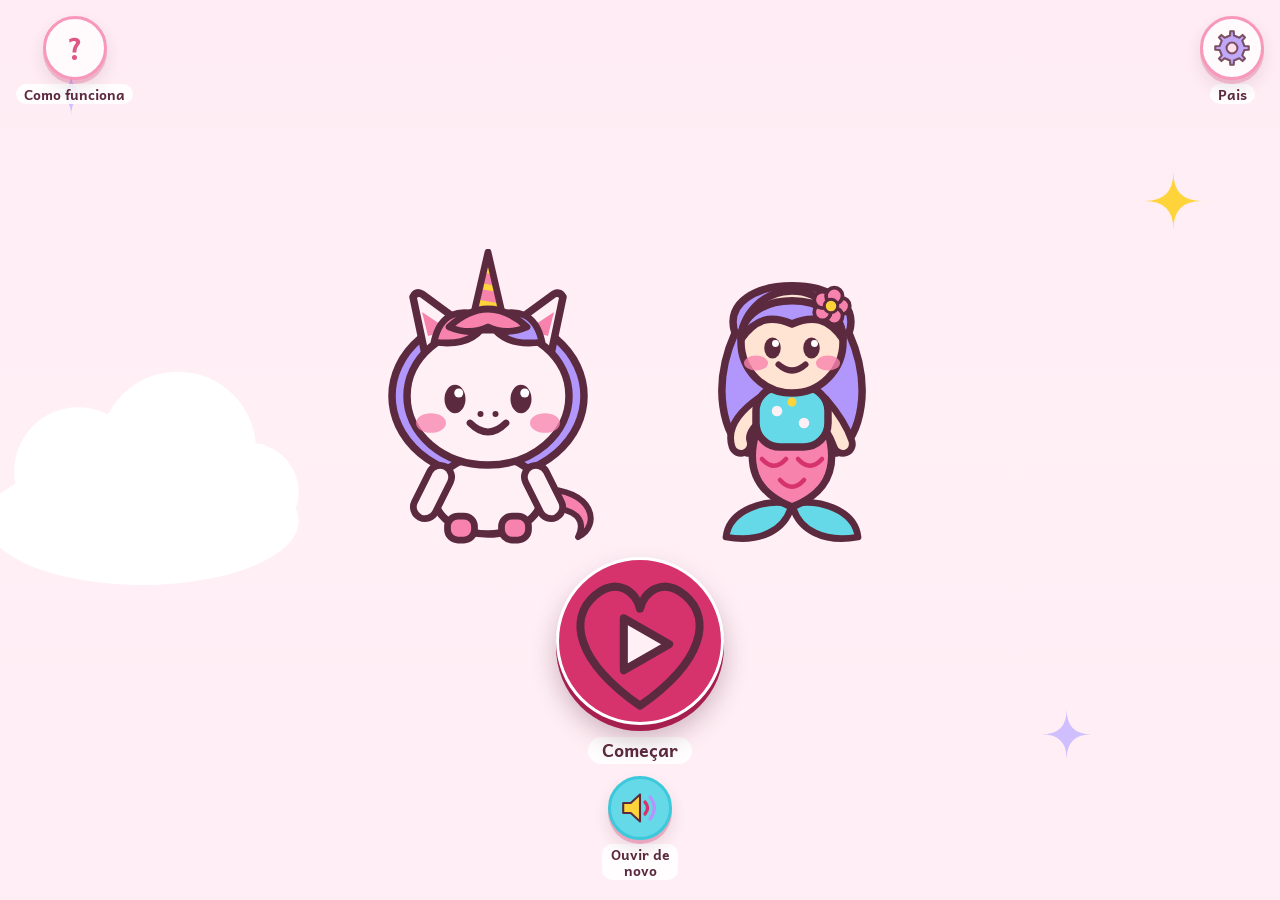
<file: index.html>
<!doctype html>
<html lang="pt-BR">
<head>
  <meta charset="utf-8">
  <meta name="viewport" content="width=device-width, initial-scale=1, viewport-fit=cover, user-scalable=no">
  <meta name="theme-color" content="#d6336c">
  <meta name="mobile-web-app-capable" content="yes">
  <meta name="apple-mobile-web-app-capable" content="yes">
  <title>Trilha dos Sons</title>
  <link rel="manifest" href="manifest.json">
  <link rel="icon" href="assets/icones/icone-192.png">
  <link rel="apple-touch-icon" href="assets/icones/icone-192.png">
  <link rel="stylesheet" href="css/estilo.css">
  <link rel="stylesheet" href="css/jogos.css">
  <link rel="stylesheet" href="css/casinhas.css">
</head>
<body>
  <main id="app" aria-live="polite"></main>
  <script type="module" src="js/app.js"></script>
  <script>
    // Registro do service worker (offline). Falhas são silenciosas.
    try {
      if ('serviceWorker' in navigator) {
        window.addEventListener('load', function () {
          try { navigator.serviceWorker.register('sw.js').catch(function () {}); } catch (e) {}
        });
      }
    } catch (e) {}
  </script>
</body>
</html>
</file>
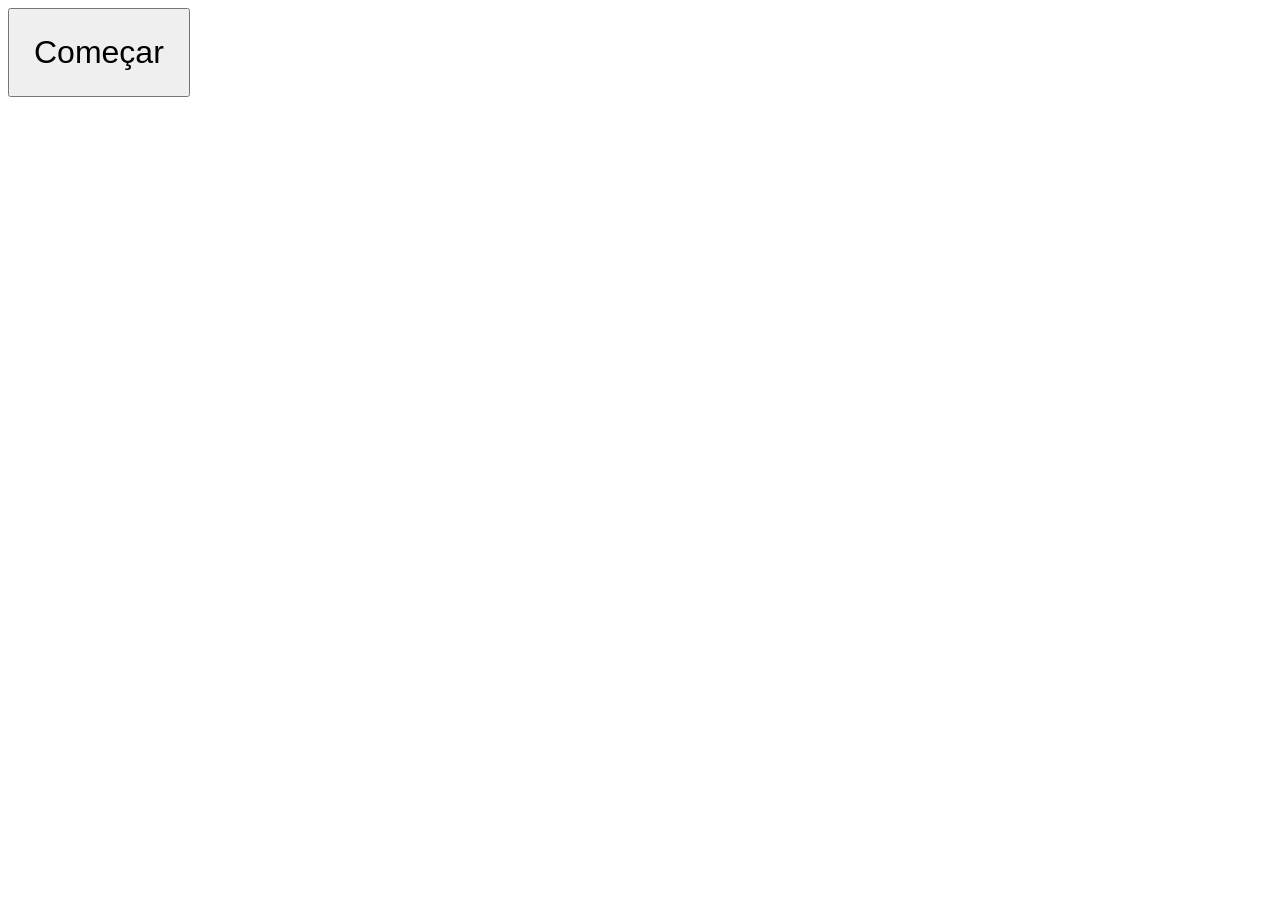
<file: tests/c-audio.html>
<!doctype html>
<html lang="pt-BR"><head><meta charset="utf-8"><meta name="viewport" content="width=device-width,initial-scale=1">
<base href="../"><title>Teste de áudio</title></head>
<body>
<button id="comecar" style="font-size:32px;padding:24px">Começar</button>
<script type="module">
import * as audio from './js/audio.js';
const [curriculo, frases] = await Promise.all([fetch('data/curriculo.json').then(r => r.json()), fetch('data/frases.json').then(r => r.json())]);
let nome = '';
audio.configurar({ curriculo, frases, obterNome: () => nome });
window.audio = audio;
window.setNome = (n) => { nome = n; };
document.getElementById('comecar').addEventListener('click', async () => {
  await audio.desbloquear();
  document.body.dataset.pronto = '1';
});
if ('serviceWorker' in navigator) {
  await navigator.serviceWorker.register('sw.js');
  await navigator.serviceWorker.ready;
  if (!navigator.serviceWorker.controller) await new Promise((r) => navigator.serviceWorker.addEventListener('controllerchange', r, { once: true }));
}
document.body.dataset.carregado = '1';
</script></body></html>
</file>
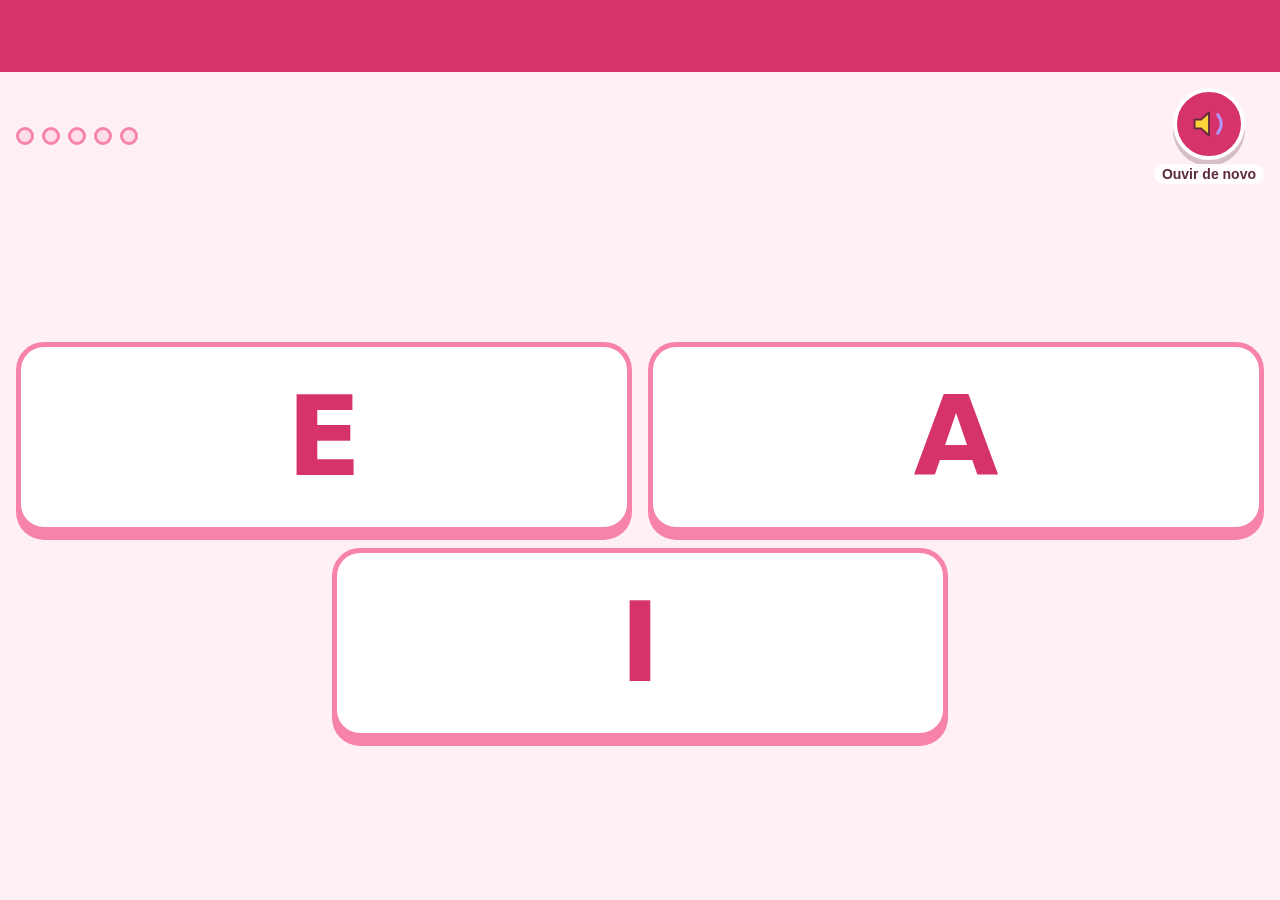
<file: tests/d2-harness.html>
<!doctype html>
<html lang="pt-BR">
<head>
<meta charset="utf-8">
<meta name="viewport" content="width=device-width, initial-scale=1">
<title>Harness D2</title>
<link rel="stylesheet" href="../css/jogos.css">
<style>
  html, body { margin: 0; height: 100%; overflow: hidden; background: #fff0f6; font-family: sans-serif; }
  #barra { height: 72px; background: #d6336c; }
  #raiz { height: calc(100dvh - 72px); }
</style>
</head>
<body>
<div id="barra"></div>
<div id="raiz"></div>
<script type="module">
  // Harness: ?jogo=escute&liberadas=a,e,m&foco=m&letras=m,a&estados=m:nova,a:pratica
  import { curriculoMock } from './d2-mock-curriculo.js';
  const q = new URLSearchParams(location.search);
  const id = q.get('jogo') || 'escute';
  const lista = (k, pad) => (q.get(k) ?? pad).split(',').filter(Boolean);
  const liberadas = lista('liberadas', 'a,e,i,o,u,m,p,b,t');
  const letras = lista('letras', 'm,a,p,o');
  const foco = q.get('foco') === null ? 'm' : (q.get('foco') || null);
  const estados = Object.fromEntries(lista('estados', 'm:nova,a:pratica,p:dominada,o:pratica').map((s) => s.split(':')));
  const d2 = window.__d2 = { falas: [], efeitos: [], registros: [], terminou: null, paradas: 0, curriculo: curriculoMock, pronto: false, jogo: null };
  const audio = {
    falar(itens) { d2.falas.push(itens); return new Promise((r) => setTimeout(() => r({ cancelado: false }), 40)); },
    efeito(n) { d2.efeitos.push(n); },
    parar() { d2.paradas++; },
  };
  const ctx = {
    curriculo: curriculoMock, audio, guia: 'lumi', letras, letraFoco: foco, letrasLiberadas: liberadas,
    estadoLetra: (l) => estados[l] || 'pratica',
    registrar: (r) => d2.registros.push(r),
    aoTerminar: (r) => { d2.terminou = r; },
  };
  if (q.get('modo')) ctx.modo = q.get('modo');
  const mod = await import(`../js/jogos/${id}.js`);
  d2.def = mod.default;
  d2.disponivel = mod.default.disponivel(liberadas, curriculoMock);
  d2.jogo = mod.default.iniciar(document.getElementById('raiz'), ctx);
  d2.pronto = true;
</script>
</body>
</html>
</file>
<file: css/estilo.css>
/* Trilha dos Sons: estilos da casca do app. Jogos têm css/jogos.css (D2). */

@font-face {
  font-family: 'Andika';
  font-style: normal;
  font-weight: 400;
  font-display: swap;
  src: url('../assets/fontes/andika-latin-400-normal.woff2') format('woff2');
}
@font-face {
  font-family: 'Andika';
  font-style: normal;
  font-weight: 700;
  font-display: swap;
  src: url('../assets/fontes/andika-latin-700-normal.woff2') format('woff2');
}

:root {
  --rosa-forte: #d6336c;
  --rosa: #f783ac;
  --rosa-claro: #ffdeeb;
  --lilas: #b197fc;
  --agua: #66d9e8;
  --dourado: #ffd43b;
  --texto: #5c2a3e;
  --fundo: #fff0f6;
  --fonte: 'Andika', 'Nunito', system-ui, sans-serif;
  --alvo-min: 64px;
  --margem-borda: 16px;
  --barra: 92px;
  --texto-suave: #6b3550;
  --raio-cartao: 24px;
  --sombra: 0 4px 0 rgba(214, 51, 108, 0.3), 0 8px 16px rgba(92, 42, 62, 0.14);
  --sombra-cartao: 0 2px 0 rgba(214, 51, 108, 0.18), 0 6px 16px rgba(92, 42, 62, 0.1);
  --ok-fundo: #d3f9d8; --ok-texto: #1b5e20; --ok-borda: #2b8a3e;
  --pratica-fundo: #fff3bf; --pratica-texto: #5f4700; --pratica-borda: #e8a100;
  --bloq-fundo: #f1f3f5; --bloq-texto: #565e66; --bloq-borda: #8d959c;
}

[hidden] { display: none !important; }

* {
  box-sizing: border-box;
  -webkit-tap-highlight-color: transparent;
  -webkit-touch-callout: none;
  user-select: none;
  -webkit-user-select: none;
}

html, body {
  margin: 0;
  height: 100%;
  background: var(--fundo);
  color: var(--texto);
  font-family: var(--fonte);
  overscroll-behavior: none;
  touch-action: manipulation;
  overflow: hidden;
}

body { min-height: 100dvh; }

#app {
  position: fixed;
  inset: 0;
  height: 100dvh;
  display: flex;
  flex-direction: column;
  padding: env(safe-area-inset-top) env(safe-area-inset-right) env(safe-area-inset-bottom) env(safe-area-inset-left);
  overflow: hidden;
}

button { font-family: inherit; color: inherit; cursor: pointer; border: 0; padding: 0; background: none; touch-action: manipulation; }
button:focus-visible { outline: 4px solid var(--lilas); outline-offset: 3px; }
img { -webkit-user-drag: none; user-select: none; pointer-events: none; }
img.quebrada { display: none; }

/* ---------- telas ---------- */
.tela {
  position: relative;
  flex: 1;
  min-height: 0;
  display: flex;
  flex-direction: column;
  overflow: hidden;
  animation: entrar 0.35s ease-out both;
}
.tela.rolavel { overflow-y: auto; overscroll-behavior: contain; }
@keyframes entrar { from { opacity: 0; transform: translateY(10px); } to { opacity: 1; transform: none; } }

.fundo-ceu {
  background: url('../assets/svg/cenarios/ceu.svg') center / cover no-repeat, linear-gradient(180deg, #ffd6e8 0%, #fff0f6 60%, #e5dbff 100%);
}
.fundo-trilha {
  background: url('../assets/svg/cenarios/trilha.svg') center / cover no-repeat, linear-gradient(180deg, #ffe3ef 0%, #fff0f6 55%, #e9fac8 100%);
}
.fundo-mar {
  background: url('../assets/svg/cenarios/mar.svg') center / cover no-repeat, linear-gradient(180deg, #c5f6fa 0%, #fff0f6 100%);
}

/* ---------- botões de ícone (círculo + rótulo escrito embaixo; o botão inteiro é o alvo) ---------- */
.btn-icone {
  --d: 64px;
  position: relative;
  flex: none;
  min-width: var(--alvo-min);
  min-height: var(--alvo-min);
  display: flex;
  flex-direction: column;
  align-items: center;
  gap: 4px;
}
.btn-icone .disco {
  position: relative;
  width: var(--d);
  height: var(--d);
  border-radius: 50%;
  background: #fff;
  border: 3px solid var(--rosa);
  box-shadow: var(--sombra);
  display: grid;
  place-items: center;
  transition: transform 0.12s ease, box-shadow 0.12s ease, filter 0.12s ease;
}
.btn-icone .disco img { width: 72%; height: 72%; object-fit: contain; }
.btn-icone:active .disco { transform: translateY(3px) scale(0.94); box-shadow: 0 1px 0 rgba(214, 51, 108, 0.3), 0 3px 8px rgba(92, 42, 62, 0.14); filter: brightness(0.94); }
.btn-icone .disco.sem-img::after { content: attr(data-glifo); font-size: 30px; font-weight: 700; color: var(--rosa-forte); line-height: 1; }
.rotulo {
  display: block;
  font-size: 14px;
  font-weight: 700;
  line-height: 1.15;
  color: var(--texto);
  text-align: center;
  background: rgba(255, 255, 255, 0.9);
  padding: 2px 8px;
  border-radius: 10px;
  max-width: 132px;
}
.btn-icone.ouvir .disco { background: var(--agua); border-color: #3bc9db; }
.btn-icone.discreto .disco { opacity: 0.8; }
.btn-icone.grande { --d: 104px; }
.btn-icone.grande .disco.sem-img::after { font-size: 52px; }
.btn-icone.enorme { --d: 168px; }
.btn-icone.enorme .disco { background: var(--rosa-forte); border-color: #fff; box-shadow: 0 6px 0 #a61e4d, 0 14px 26px rgba(92, 42, 62, 0.3); }
.btn-icone.enorme .disco img { width: 100%; height: 100%; }
.btn-icone.enorme .disco.sem-img::after { content: '\25B6'; color: #fff; font-size: 72px; }
.btn-icone.enorme .rotulo { font-size: 18px; padding: 3px 14px; border-radius: 14px; }
.barra .btn-icone { --d: 56px; }
.btn-icone.ouvir .rotulo { max-width: 76px; }
.barra .btn-icone.ouvir .rotulo { max-width: 72px; font-size: 13px; line-height: 1.1; padding: 1px 6px; }
.btn-icone.enorme { gap: 12px; }
.btn-icone.pulsa .disco { animation: pulsa 1.6s ease-in-out infinite; }

@keyframes pulsa { 0%, 100% { transform: scale(1); } 50% { transform: scale(1.08); } }

/* ---------- barra superior ---------- */
.barra {
  flex: none;
  height: calc(var(--barra) + var(--margem-borda));
  padding: var(--margem-borda) var(--margem-borda) 0;
  display: flex;
  align-items: flex-start;
  justify-content: space-between;
  gap: 8px;
}
.barra-guia { flex: none; width: 56px; height: 56px; display: grid; place-items: center; }
.barra-guia img { width: 100%; height: 100%; object-fit: contain; }
.barra-guia.sem-img { border-radius: 50%; background: var(--rosa-claro); }

.palco {
  position: relative;
  flex: 1;
  min-height: 0;
  display: flex;
  flex-direction: column;
  align-items: center;
  overflow: hidden;
}
.rodape {
  flex: none;
  display: flex;
  justify-content: center;
  align-items: center;
  gap: 16px;
  padding: 8px var(--margem-borda) var(--margem-borda);
}

/* ---------- legenda da fala (para a adulta) ---------- */
.legenda-slot { flex: 1; min-width: 0; align-self: stretch; display: flex; align-items: center; justify-content: center; }
.legenda-slot[hidden] { display: none; }
.legenda {
  max-width: 100%;
  max-height: 100%;
  overflow: hidden;
  display: flex;
  align-items: center;
  justify-content: center;
  gap: 8px;
  background: rgba(255, 255, 255, 0.92);
  border: 2px solid var(--rosa-claro);
  border-radius: 16px;
  padding: 4px 8px;
  color: var(--texto);
  font-size: 14px;
  line-height: 1.25;
  text-align: center;
  box-shadow: 0 2px 8px rgba(92, 42, 62, 0.08);
  opacity: 0;
  transform: translateY(-4px);
  transition: opacity 0.3s ease, transform 0.3s ease;
  pointer-events: none;
}
.legenda.visivel { opacity: 1; transform: none; }
.legenda-icone { flex: none; width: 20px; height: 20px; color: var(--rosa-forte); }
.legenda-texto.grande { font-size: 24px; font-weight: 700; color: var(--rosa-forte); letter-spacing: 1px; }
.legenda.simbolo { padding: 4px 14px; }

/* ---------- indicadores para a adulta ---------- */
.indicador {
  position: relative;
  z-index: 2;
  flex: none;
  align-self: stretch;
  margin: 0 var(--margem-borda) 4px;
  padding: 4px 12px;
  background: rgba(255, 255, 255, 0.92);
  border: 2px solid var(--rosa-claro);
  border-radius: 20px;
  font-size: 14px;
  line-height: 1.25;
  color: var(--texto);
  text-align: center;
}
.indicador strong { color: var(--rosa-forte); }
.indicador-nova { display: block; font-weight: 700; color: var(--ok-texto); }
.passos { flex: none; align-self: center; display: flex; flex-direction: column; align-items: center; gap: 4px; margin: 0 var(--margem-borda); padding: 4px 14px 6px; background: rgba(255, 255, 255, 0.92); border: 2px solid var(--rosa-claro); border-radius: 16px; max-width: calc(100% - 2 * var(--margem-borda)); }
.passos-texto { font-size: 14px; line-height: 1.25; text-align: center; color: var(--texto); }
.passos-bolinhas { display: flex; gap: 8px; }
.bolinha { width: 12px; height: 12px; border-radius: 50%; background: #fff; border: 2px solid var(--rosa); transition: background 0.3s, transform 0.3s; }
.bolinha.feita { background: var(--rosa-forte); border-color: var(--rosa-forte); }
.bolinha.atual { background: var(--dourado); border-color: var(--rosa-forte); transform: scale(1.25); }
.resultado-licao { margin: 0; max-width: 100%; padding: 8px 14px; background: rgba(255, 255, 255, 0.94); border: 2px solid var(--rosa-claro); border-radius: 16px; font-size: 15px; line-height: 1.3; text-align: center; color: var(--texto); }

/* ---------- tela inicial ---------- */
.inicio { align-items: center; justify-content: space-between; padding: var(--margem-borda); }
.inicio .topo { align-self: stretch; display: flex; justify-content: space-between; align-items: flex-start; }
.tela > .legenda-slot { flex: none; align-self: stretch; min-height: 56px; margin: var(--margem-borda) var(--margem-borda) 0; }
.inicio > .legenda-slot { margin: 0; }
.inicio .personagens { display: flex; justify-content: center; align-items: flex-end; gap: 4px; width: 100%; flex: 1; min-height: 0; padding: 8px 0; }
.inicio .personagens img { height: 100%; max-height: 300px; width: auto; max-width: 48%; object-fit: contain; animation: flutua 3.5s ease-in-out infinite; }
.inicio .personagens img.unico { max-width: 80%; max-height: 340px; }
.inicio .personagens img + img { animation-delay: -1.7s; }
.inicio .baixo { display: flex; flex-direction: column; align-items: center; gap: 12px; padding-bottom: 4px; }
@keyframes flutua { 0%, 100% { transform: translateY(0); } 50% { transform: translateY(-10px); } }

/* ---------- escolha do guia ---------- */
.guias { flex: 1; min-height: 0; display: flex; flex-direction: column; justify-content: center; align-items: center; gap: 16px; padding: var(--margem-borda); width: 100%; }
.guias .linha-ouvir { align-self: stretch; display: flex; align-items: flex-start; gap: 8px; }
.guias .legenda-slot { min-height: 64px; }
.btn-guia {
  width: min(100%, 300px);
  flex: 1;
  max-height: 290px;
  min-height: 150px;
  border-radius: 32px;
  background: #fff;
  border: 4px solid var(--rosa);
  box-shadow: var(--sombra);
  display: grid;
  grid-template: minmax(0, 1fr) auto / minmax(0, 1fr); /* a figura nunca passa da caixa (celular baixo, 360x640) */
  place-items: center;
  padding: 8px 8px 10px;
  gap: 4px;
  transition: transform 0.15s ease, background 0.2s;
}
.btn-guia img { max-width: 100%; max-height: 100%; width: auto; height: 100%; object-fit: contain; }
.btn-guia:active { transform: scale(0.96); filter: brightness(0.96); }
.btn-guia.escolhida { background: var(--rosa-claro); border-color: var(--rosa-forte); animation: pulsa 0.9s ease-in-out infinite; }
.btn-guia.sem-img { font-size: 0; }
.btn-guia.sem-img::after { content: attr(data-glifo); font-size: 40px; color: var(--rosa-forte); }

/* ---------- trilha ---------- */
.trilha-area { position: relative; flex: 1; min-height: 0; margin: 0 var(--margem-borda); touch-action: none; overflow: hidden; }
.trilha-pagina { position: absolute; inset: 0; }
.trilha-pagina.entra-de-cima { animation: pag-entra-cima 0.3s ease-out both; }
.trilha-pagina.entra-de-baixo { animation: pag-entra-baixo 0.3s ease-out both; }
.trilha-pagina.sai-para-baixo { animation: pag-sai-baixo 0.3s ease-in both; }
.trilha-pagina.sai-para-cima { animation: pag-sai-cima 0.3s ease-in both; }
.trilha-pagina.saindo { pointer-events: none; }
@keyframes pag-entra-cima { from { opacity: 0; transform: translateY(-14%); } to { opacity: 1; transform: none; } }
@keyframes pag-entra-baixo { from { opacity: 0; transform: translateY(14%); } to { opacity: 1; transform: none; } }
@keyframes pag-sai-baixo { from { opacity: 1; transform: none; } to { opacity: 0; transform: translateY(14%); } }
@keyframes pag-sai-cima { from { opacity: 1; transform: none; } to { opacity: 0; transform: translateY(-14%); } }
@media (prefers-reduced-motion: reduce) { .trilha-pagina { animation-duration: 0.01s !important; } }
/* rodapé da trilha: 4 botões (anteriores, brincadeiras, coleção, letra de hoje) */
.rodape-trilha { gap: 2px; padding-left: 8px; padding-right: 8px; }
.rodape-trilha .btn-icone.grande { --d: 76px; }
.rodape-trilha .btn-icone { min-width: 76px; }
.rodape-trilha .btn-icone .rotulo { max-width: 80px; font-size: 13px; padding: 2px 4px; }
.rodape-trilha .btn-icone.nav-trilha { --d: 64px; }
.rodape-trilha .btn-icone.nav-trilha .disco { background: var(--lilas-claro, #f3ecff); border-color: var(--lilas); }
.rodape-trilha .btn-icone.oculto { visibility: hidden; pointer-events: none; }
.marca-dominada { position: absolute; top: -6px; right: -6px; width: 28px; height: 28px; display: grid; place-items: center; pointer-events: none; filter: drop-shadow(0 1px 1px rgba(92, 42, 62, 0.5)); }
.marca-dominada img { width: 100%; height: 100%; object-fit: contain; }
.trilha-area svg { position: absolute; inset: 0; width: 100%; height: 100%; overflow: visible; }
.caminho-base { fill: none; stroke: var(--rosa); stroke-width: 34; stroke-linecap: round; stroke-linejoin: round; vector-effect: non-scaling-stroke; opacity: 0.55; }
.caminho-miolo { fill: none; stroke: #fff; stroke-width: 6; stroke-linecap: round; stroke-dasharray: 2 16; vector-effect: non-scaling-stroke; }
.ponto { position: absolute; width: 80px; height: 80px; translate: -50% -50%; } /* 'translate' separado de 'transform': as animações (brilha, balanca) não anulam o centramento */
.parada {
  display: grid;
  place-items: center;
  border-radius: 50%;
  background: radial-gradient(circle at 35% 30%, #fff 0%, var(--rosa-claro) 70%);
  border: 4px solid var(--rosa-forte);
  box-shadow: var(--sombra);
}
.parada img.fundo-parada { position: absolute; inset: -6px; width: calc(100% + 12px); height: calc(100% + 12px); object-fit: contain; }
.parada .letra { position: relative; font-weight: 700; font-size: 44px; line-height: 1; color: #a61e4d; -webkit-text-stroke: 7px #fff; paint-order: stroke fill; text-shadow: 0 0 6px #fff, 0 0 3px #fff; }
.parada.foco { animation: brilha 1.4s ease-in-out infinite; border-color: var(--dourado); }
.parada.foco .letra { color: #a61e4d; }
.parada.balanca { animation: balanca 0.4s ease; }
.futura { display: grid; place-items: center; opacity: 0.9; }
.futura img { width: 100%; height: 100%; object-fit: contain; }
.futura.sem-img { border-radius: 50%; background: #fff; border: 3px dashed var(--lilas); opacity: 0.7; }
.guia-trilha { position: absolute; width: 100px; height: 100px; translate: -50% -50%; pointer-events: none; animation: flutua 3s ease-in-out infinite; }
.guia-trilha img { width: 100%; height: 100%; object-fit: contain; }
.guia-trilha.sem-img { border-radius: 50%; background: var(--rosa-claro); }
@keyframes brilha {
  0%, 100% { transform: scale(1); box-shadow: 0 0 0 0 rgba(255, 212, 59, 0.9), var(--sombra); }
  50% { transform: scale(1.1); box-shadow: 0 0 0 16px rgba(255, 212, 59, 0), var(--sombra); }
}
@keyframes balanca { 0%, 100% { transform: rotate(0); } 25% { transform: rotate(-8deg); } 75% { transform: rotate(8deg); } }

/* ---------- lição ---------- */
.apresenta { flex: 1; width: 100%; display: flex; flex-direction: column; align-items: center; justify-content: space-evenly; padding: 0 var(--margem-borda); min-height: 0; }
.letra-gigante {
  font-weight: 700;
  font-size: min(46vw, 210px);
  line-height: 1;
  color: var(--rosa-forte);
  background: #fff;
  border: 6px solid var(--rosa);
  border-radius: 40px;
  min-width: 60%;
  padding: 8px 24px 16px;
  box-shadow: var(--sombra);
  text-align: center;
  animation: pop 0.5s ease-out both;
}
.letra-gigante:active { transform: scale(0.96); }
.figura-licao { width: min(52vw, 190px); aspect-ratio: 1; display: grid; place-items: center; background: #fff; border-radius: 32px; border: 4px solid var(--rosa-claro); }
.figura-licao img { width: 88%; height: 88%; object-fit: contain; }
.figura-licao.sem-img { opacity: 0.6; }
@keyframes pop { 0% { transform: scale(0.6); opacity: 0; } 70% { transform: scale(1.06); } 100% { transform: scale(1); opacity: 1; } }

/* ---------- recompensa, despedida ---------- */
.recompensa { flex: 1; width: 100%; display: flex; flex-direction: column; align-items: center; justify-content: space-around; padding: 0 var(--margem-borda); min-height: 0; }
.recompensa .premio { width: min(62vw, 240px); aspect-ratio: 1; display: grid; place-items: center; animation: quica 1.1s ease-out both; }
.recompensa .premio img { width: 100%; height: 100%; object-fit: contain; }
.recompensa .premio.sem-img { border-radius: 50%; background: var(--dourado); }
.recompensa .premio.sem-img::after { content: '\2605'; font-size: 110px; color: #fff; }
.recompensa .guia-festa { height: min(26vh, 200px); aspect-ratio: 1; }
.recompensa .guia-festa img { width: 100%; height: 100%; object-fit: contain; animation: flutua 2.4s ease-in-out infinite; }
@keyframes quica { 0% { transform: scale(0) rotate(-20deg); } 55% { transform: scale(1.2) rotate(6deg); } 75% { transform: scale(0.94); } 100% { transform: scale(1) rotate(0); } }

.grade-colecao { width: 100%; display: flex; flex-direction: column; gap: 10px; align-items: center; }
.linha-colecao { display: flex; flex-wrap: wrap; gap: 8px; justify-content: center; }
.item-colecao { width: 56px; height: 56px; display: grid; place-items: center; animation: pop 0.5s ease-out both; }
.item-colecao img { width: 100%; height: 100%; object-fit: contain; }
.item-colecao.sem-img { border-radius: 50%; background: var(--dourado); opacity: 0.8; }
.item-colecao.concha.sem-img { background: var(--agua); }
.item-colecao.chifre.sem-img { background: var(--lilas); }
.area-colecao { flex: 1; width: 100%; min-height: 0; padding: 8px var(--margem-borda); overflow: hidden; display: flex; flex-direction: column; justify-content: center; align-items: center; }
.colecao-cheia { width: 100%; max-height: 100%; overflow: hidden; background: rgba(255, 255, 255, 0.75); border-radius: 32px; padding: 16px 8px; }

/* ---------- menu de jogos ---------- */
.menu-jogos { flex: 1; width: 100%; display: grid; grid-template-columns: 1fr 1fr; grid-auto-rows: 1fr; gap: 16px; padding: 8px var(--margem-borda) var(--margem-borda); align-content: center; max-height: 540px; margin: auto 0; }
.btn-jogo { border-radius: 28px; background: #fff; border: 4px solid var(--rosa); box-shadow: var(--sombra); display: grid; grid-template-rows: minmax(0, 1fr) auto; place-items: center; gap: 6px; padding: 12px 8px 10px; min-height: 140px; transition: transform 0.12s, box-shadow 0.12s, filter 0.12s; }
.btn-jogo .figura-jogo { width: 100%; height: 100%; min-height: 0; display: grid; place-items: center; }
.btn-jogo img { width: 80%; height: 100%; object-fit: contain; }
.btn-jogo .rotulo { background: var(--rosa-claro); font-size: 15px; padding: 4px 10px; }
.btn-jogo:active { transform: translateY(3px) scale(0.97); filter: brightness(0.95); box-shadow: 0 1px 0 rgba(214, 51, 108, 0.3); }
.btn-jogo .figura-jogo.sem-img::after { content: attr(data-glifo); font-size: 56px; color: var(--rosa-forte); }
.btn-jogo[disabled] { opacity: 0.4; }

/* ---------- área dos pais e ajuda (tem texto, é para a adulta) ---------- */
.pais { padding: var(--margem-borda); gap: 16px; background: var(--fundo); font-size: 17px; line-height: 1.4; }
.pais > * { flex-shrink: 0; }
.pais h1 { font-size: 24px; margin: 0; color: var(--rosa-forte); }
.pais h2 { font-size: 19px; margin: 0; color: var(--rosa-forte); }
.pais p { margin: 0; }
.pais .nota { font-size: 15px; color: var(--texto-suave); }
.pais .aviso { background: #fff3bf; border: 2px solid var(--dourado); border-radius: 16px; padding: 12px; }
.pais input[type='text'] { user-select: text; -webkit-user-select: text; font: inherit; font-size: 20px; height: var(--alvo-min); width: 100%; border: 3px solid var(--rosa); border-radius: 16px; padding: 0 16px; color: var(--texto); background: #fff; }
.pais input[type='text']:focus-visible { outline: 4px solid var(--lilas); outline-offset: 2px; }
.btn-texto { min-height: var(--alvo-min); min-width: var(--alvo-min); padding: 8px 20px; border-radius: 20px; background: var(--rosa-forte); color: #fff; font-size: 18px; font-weight: 700; box-shadow: var(--sombra); transition: transform 0.12s, box-shadow 0.12s, filter 0.12s; }
.btn-texto:active { transform: translateY(3px); box-shadow: 0 1px 0 rgba(214, 51, 108, 0.3); filter: brightness(0.93); }
.btn-texto.claro { background: var(--rosa-claro); color: var(--texto); border: 3px solid var(--rosa); }
.btn-texto.perigo { background: #fff; color: var(--texto); border: 3px solid var(--texto); }
.btn-texto.perigo.confirma { background: var(--texto); color: #fff; }
.pais .linha { display: flex; flex-wrap: wrap; gap: 12px; align-items: center; }
.porta { align-items: center; text-align: center; background: #fff; }
.conta { font-size: 56px; font-weight: 700; color: var(--rosa-forte); margin: 16px 0; }
.respostas { display: flex; gap: 16px; justify-content: center; }
.respostas .btn-texto { min-width: 88px; font-size: 32px; }

.painel .cabecalho-pais { position: sticky; top: calc(-1 * var(--margem-borda)); z-index: 2; display: flex; align-items: center; gap: 12px; margin: calc(-1 * var(--margem-borda)) calc(-1 * var(--margem-borda)) 0; padding: var(--margem-borda); background: var(--fundo); box-shadow: 0 2px 8px rgba(92, 42, 62, 0.08); }
.secao-pais { background: #fff; border-radius: var(--raio-cartao); box-shadow: var(--sombra-cartao); padding: 16px; display: flex; flex-direction: column; gap: 12px; }
.acao-pais { display: flex; flex-direction: column; align-items: flex-start; gap: 6px; }
.resumo-voz { font-weight: 700; }
.estatisticas { display: grid; grid-template-columns: 1.15fr 0.85fr 1.3fr; gap: 8px; }
.estatistica { background: var(--rosa-claro); border-radius: 16px; padding: 10px 8px; display: flex; flex-direction: column; align-items: center; text-align: center; gap: 2px; min-width: 0; }
.est-titulo { font-size: 13px; font-weight: 700; color: var(--texto); }
.est-valor { font-size: 22px; white-space: nowrap; font-weight: 700; color: var(--rosa-forte); line-height: 1.1; }
.est-detalhe { font-size: 12px; color: var(--texto-suave); line-height: 1.25; }
.grade-letras { list-style: none; margin: 0 0 12px; padding: 0; display: grid; grid-template-columns: repeat(5, 1fr); gap: 8px; }
.cel { position: relative; aspect-ratio: 1; border-radius: 14px; border: 3px solid; display: flex; flex-direction: column; align-items: center; justify-content: center; line-height: 1; }
.cel-letra { font-size: 30px; font-weight: 700; }
.cel-marca { font-size: 13px; font-weight: 700; min-height: 13px; margin-top: 2px; }
.cel.dominada, .amostra.dominada { background: var(--ok-fundo); color: var(--ok-texto); border-color: var(--ok-borda); }
.cel.pratica, .amostra.pratica { background: var(--pratica-fundo); color: var(--pratica-texto); border-color: var(--pratica-borda); }
.cel.bloqueada, .amostra.bloqueada { background: var(--bloq-fundo); color: var(--bloq-texto); border-color: var(--bloq-borda); border-style: dashed; }
.legenda-cores { list-style: none; margin: 0; padding: 0; display: flex; flex-direction: column; gap: 6px; font-size: 15px; }
.legenda-cores li { display: flex; align-items: center; gap: 10px; }
.amostra { flex: none; width: 30px; height: 30px; border-radius: 8px; border: 3px solid; display: grid; place-items: center; font-size: 14px; font-weight: 700; }
.linha-chave { display: flex; align-items: center; justify-content: space-between; gap: 12px; }
.chave-texto { font-weight: 700; }
.chave { min-width: 132px; min-height: var(--alvo-min); padding: 0 20px; border-radius: 32px; font-size: 17px; font-weight: 700; border: 3px solid var(--bloq-borda); background: var(--bloq-fundo); color: var(--bloq-texto); transition: background 0.2s, border-color 0.2s; }
.chave.ligada { background: var(--ok-fundo); border-color: var(--ok-borda); color: var(--ok-texto); }
.chave:active { filter: brightness(0.93); }
.lista-ajuda { margin: 0; padding-left: 22px; display: flex; flex-direction: column; gap: 8px; }

/* ---------- animações auxiliares ---------- */
.treme { animation: balanca 0.4s ease; }

@media (prefers-reduced-motion: reduce) {
  *, *::before, *::after { animation-duration: 0.001ms !important; animation-iteration-count: 1 !important; transition-duration: 0.001ms !important; }
}

/* telas muito baixas: aperta espaços */
@media (max-height: 700px) {
  .btn-icone.enorme { --d: 132px; }
  .btn-icone.grande { --d: 88px; }
  .letra-gigante { font-size: min(36vw, 150px); }
}

/* ---------- tela de gravação da voz (adulta) ---------- */
.gravar { gap: 12px; }
.gv-msg { font-weight: 700; }
.gv-msg.gv-ok { background: #d3f9d8; border-color: #2b8a3e; }
.gv-grupo { border: 3px solid var(--rosa); border-radius: 20px; background: #fff; padding: 0 12px 12px; display: flex; flex-direction: column; gap: 12px; }
.gv-resumo { list-style: none; cursor: pointer; min-height: 56px; display: flex; flex-direction: column; justify-content: center; gap: 2px; padding: 8px 0; }
.gv-resumo::-webkit-details-marker { display: none; }
.gv-titulo { font-size: 19px; font-weight: 700; color: var(--rosa-forte); }
.gv-titulo::before { content: '\25B8  '; }
.gv-grupo[open] > .gv-resumo .gv-titulo::before { content: '\25BE  '; }
.gv-contador { font-size: 15px; color: var(--texto-suave); }
.gv-grupo > .aviso { font-size: 16px; }
.gv-item { background: var(--rosa-claro); border-radius: 16px; padding: 12px; display: flex; flex-direction: column; gap: 8px; border: 3px solid transparent; }
.gv-item.gravado { border-color: #2b8a3e; background: #ebfbee; }
.gv-item.gravando { border-color: #e03131; background: #fff5f5; }
.gv-topo { display: flex; align-items: center; justify-content: space-between; gap: 8px; }
.gv-alvo { font-weight: 700; color: var(--texto); word-break: break-word; font-size: 22px; }
.gv-alvo.som { font-size: 56px; line-height: 1; color: var(--rosa-forte); }
.gv-marca { font-size: 15px; font-weight: 700; color: #2b8a3e; background: #d3f9d8; border-radius: 12px; padding: 4px 10px; white-space: nowrap; }
.gv-dica { margin: 0; }
.gv-botoes { display: flex; flex-wrap: wrap; gap: 8px; }
.gv-botoes .btn-texto { min-height: 48px; font-size: 17px; padding: 6px 14px; flex: 1 1 auto; }
.gv-botoes .btn-texto[disabled] { opacity: 0.45; }
.btn-texto.gv-gravar.ativo { background: #e03131; position: relative; padding-left: 40px; }
.btn-texto.gv-gravar.ativo::before { content: ''; position: absolute; left: 16px; top: 50%; width: 14px; height: 14px; margin-top: -7px; border-radius: 50%; background: #fff; animation: gv-pulsa 0.9s ease-in-out infinite; }
@keyframes gv-pulsa { 0%, 100% { transform: scale(1); opacity: 1; } 50% { transform: scale(1.5); opacity: 0.4; } }


/* ---------- painel dos pais em abas (inspirado no painel do app de referência) ---------- */
.icone-pais { flex: none; width: 26px; height: 26px; }
.icone-porta { width: 56px; height: 56px; color: var(--rosa-forte); }
.icone-pais.gira { transform: rotate(180deg); }
.porta .conta { background: var(--fundo); border: 3px solid var(--rosa-claro); border-radius: var(--raio-cartao); padding: 12px 28px; margin: 8px 0; }
.painel .cabecalho-pais h1 { flex: 1; min-width: 0; }
.mascote-pais { flex: none; width: 56px; height: 56px; object-fit: contain; }
.abas { display: grid; grid-template-columns: 1fr 1fr; gap: 10px; }
.aba { min-height: 72px; border-radius: 20px; background: #fff; border: 3px solid var(--rosa); color: var(--texto); font-size: 18px; font-weight: 700; display: flex; align-items: center; justify-content: center; gap: 8px; padding: 0 12px; box-shadow: var(--sombra-cartao); transition: background 0.15s, color 0.15s; }
.aba.ativa { background: var(--rosa-forte); border-color: var(--rosa-forte); color: #fff; }
.aba:active { filter: brightness(0.94); }
.aba-painel { display: flex; flex-direction: column; gap: 16px; }
.aba-painel > * { flex-shrink: 0; }
.aviso-copia, .aviso-nova { border-left: 6px solid var(--dourado); background: #fff3bf; border-radius: 12px; padding: 12px 16px; display: flex; flex-direction: column; gap: 6px; align-items: flex-start; }
.aviso-titulo { font-weight: 700; }
.estatisticas { grid-template-columns: 1fr 1fr; }
.est-valor { font-size: 24px; }
.cartoes-letras { display: grid; grid-template-columns: 1fr 1fr; gap: 10px; }
.cartao-letra { border: 3px solid; border-radius: 18px; padding: 10px 12px; display: flex; flex-direction: column; gap: 4px; min-width: 0; }
.cartao-letra.dominada { background: var(--ok-fundo); border-color: var(--ok-borda); color: var(--ok-texto); }
.cartao-letra.pratica { background: var(--pratica-fundo); border-color: var(--pratica-borda); color: var(--pratica-texto); }
.cartao-letra .nota { color: inherit; font-size: 14px; }
.cartao-letra-topo { display: flex; align-items: center; justify-content: space-between; gap: 6px; }
.cartao-letra-grande { font-size: 34px; font-weight: 700; line-height: 1; }
.cartao-letra-estado { font-size: 14px; font-weight: 700; text-align: right; }
.lista-linhas { list-style: none; margin: 0; padding: 0; display: flex; flex-direction: column; }
.lista-linhas li { display: flex; justify-content: space-between; align-items: baseline; gap: 12px; padding: 10px 0; border-bottom: 2px solid var(--rosa-claro); font-size: 16px; }
.lista-linhas li span:last-child { color: var(--texto-suave); text-align: right; flex: none; }
.linha-ajuste { display: flex; flex-direction: column; gap: 6px; padding-bottom: 12px; border-bottom: 2px solid var(--rosa-claro); }
.linha-ajuste:last-child { border-bottom: 0; padding-bottom: 0; }
.linha-ajuste-topo { display: flex; align-items: center; justify-content: space-between; gap: 12px; flex-wrap: wrap; min-height: var(--alvo-min); }
.ajuste-nome { font-size: 18px; font-weight: 700; }
.passo { display: flex; align-items: center; gap: 10px; }
.passo-btn { width: var(--alvo-min); height: var(--alvo-min); border-radius: 18px; background: #fff; border: 3px solid var(--rosa); color: var(--rosa-forte); display: grid; place-items: center; }
.passo-btn:active { filter: brightness(0.93); }
.passo-btn[disabled] { opacity: 0.4; }
.passo-valor { min-width: 32px; text-align: center; font-size: 28px; font-weight: 700; color: var(--texto); }
.btn-texto.largo { width: 100%; display: flex; align-items: center; justify-content: center; gap: 10px; }
.btn-texto[disabled] { opacity: 0.5; }
.ultima-copia { font-weight: 700; }
.rodape-pais { text-align: center; font-size: 15px; color: var(--texto-suave); padding: 4px 0 8px; }
.msg-pais { position: sticky; bottom: 4px; z-index: 3; background: #fff; border: 3px solid var(--rosa); border-radius: 16px; padding: 12px 16px; font-weight: 700; box-shadow: var(--sombra-cartao); }
.painel .secao-pais .linha-ajuste input[type='text'] { margin-top: 2px; }

/* diálogo de confirmação */
.modal-fundo { position: fixed; inset: 0; z-index: 20; background: rgba(92, 42, 62, 0.55); display: flex; align-items: center; justify-content: center; padding: var(--margem-borda); }
.modal { width: min(100%, 420px); max-height: 100%; overflow-y: auto; background: #fff; border-radius: var(--raio-cartao); padding: 20px; display: flex; flex-direction: column; gap: 12px; font-size: 17px; line-height: 1.4; box-shadow: 0 12px 40px rgba(92, 42, 62, 0.35); }
.modal h2 { margin: 0; font-size: 21px; color: var(--rosa-forte); }
.modal p { margin: 0; }
.modal-botoes { display: flex; flex-direction: column; gap: 10px; }

/* editor de voz dentro da aba */
.editor-voz { display: flex; flex-direction: column; gap: 12px; }
.editor-voz h2 { margin: 0; }
.gv-filtro { display: flex; gap: 10px; }
.gv-filtro-btn { flex: 1; padding: 8px 12px; }
.gv-filtro-btn.ativo { background: var(--rosa-forte); border-color: var(--rosa-forte); color: #fff; }
.editor-voz input[type='text'] { user-select: text; -webkit-user-select: text; font: inherit; font-size: 18px; height: var(--alvo-min); width: 100%; border: 3px solid var(--rosa); border-radius: 16px; padding: 0 16px; color: var(--texto); background: #fff; }
.gv-original { font-size: 14px; font-weight: 700; color: var(--texto-suave); background: var(--bloq-fundo); border-radius: 12px; padding: 4px 10px; white-space: nowrap; }
.gv-arquivo { display: none; }

.voltar-pais { display: flex; align-items: center; gap: 6px; padding: 8px 14px; font-size: 17px; }
.painel .cabecalho-pais h1 { font-size: 22px; line-height: 1.15; }
</file>
<file: css/jogos.css>
/* Estilos dos quatro mini-jogos. Usa os tokens da casca, com valores de reserva. */
.jogo {
  --j-rosa-forte: var(--rosa-forte, #d6336c);
  --j-rosa: var(--rosa, #f783ac);
  --j-rosa-claro: var(--rosa-claro, #ffdeeb);
  --j-lilas: var(--lilas, #b197fc);
  --j-agua: var(--agua, #66d9e8);
  --j-dourado: var(--dourado, #ffd43b);
  --j-texto: var(--texto, #5c2a3e);
  --j-margem: var(--margem-borda, 16px);
  --j-alvo: var(--alvo-min, 64px);
  position: relative;
  box-sizing: border-box;
  width: 100%;
  height: 100%;
  padding: var(--j-margem);
  display: flex;
  flex-direction: column;
  gap: 12px;
  overflow: hidden;
  background: var(--fundo, #fff0f6);
  color: var(--j-texto);
  font-family: var(--fonte, 'Andika', system-ui, sans-serif);
  user-select: none;
  -webkit-user-select: none;
  -webkit-tap-highlight-color: transparent;
  touch-action: manipulation;
}
.jogo *, .jogo *::before, .jogo *::after { box-sizing: border-box; }
.jogo img { display: block; pointer-events: none; }

/* topo: progresso + ouvir de novo */
.j-topo { display: flex; align-items: center; justify-content: space-between; gap: 12px; flex: 0 0 auto; }
.j-progresso { display: flex; gap: 8px; }
.j-ponto { width: 18px; height: 18px; border-radius: 50%; background: var(--j-rosa-claro); border: 3px solid var(--j-rosa); transition: background .4s, transform .4s; }
.j-ponto.j-feito { background: var(--j-dourado); border-color: var(--j-rosa-forte); transform: scale(1.15); }
.j-ouvir {
  display: flex; flex-direction: column; align-items: center; gap: 4px;
  min-width: var(--j-alvo); min-height: var(--j-alvo);
  background: none; border: 0; padding: 0; cursor: pointer; flex: 0 0 auto;
}
.j-disco {
  display: block; width: 72px; height: 72px; border-radius: 50%; border: 4px solid #fff; background: var(--j-rosa-forte);
  box-shadow: 0 6px 0 rgba(92, 42, 62, .25); padding: 14px; transition: transform .12s, box-shadow .12s, filter .12s;
}
.j-disco img { width: 100%; height: 100%; }
.j-rotulo { font-size: 14px; font-weight: 700; line-height: 1.15; color: var(--j-texto); background: rgba(255, 255, 255, .9); padding: 2px 8px; border-radius: 10px; white-space: nowrap; }
.j-ouvir:active .j-disco { transform: translateY(3px); box-shadow: 0 3px 0 rgba(92, 42, 62, .25); filter: brightness(.94); }
.j-ouvir:focus-visible, .j-cartao:focus-visible, .j-sereia:focus-visible { outline: 5px solid var(--j-dourado); outline-offset: 3px; }

/* área de opções */
.j-opcoes { flex: 1 1 auto; min-height: 0; display: flex; flex-wrap: wrap; align-content: center; justify-content: center; gap: 16px; }
.j-cartao {
  position: relative; display: flex; align-items: center; justify-content: center;
  background: #fff; border: 5px solid var(--j-rosa); border-radius: 28px;
  box-shadow: 0 8px 0 var(--j-rosa); padding: 8px; cursor: pointer; color: var(--j-rosa-forte);
  font-family: inherit; transition: opacity .45s ease, transform .45s ease, box-shadow .2s;
}
.j-cartao:active { transform: translateY(4px); box-shadow: 0 4px 0 var(--j-rosa); filter: brightness(.95); }
.j-letra { font-size: 96px; font-weight: 700; line-height: 1; }
.j-figura { width: 100%; height: 100%; object-fit: contain; }

/* escute: cartões 2x2 */
.j-opcoes-letras .j-cartao { width: calc(50% - 8px); height: min(40%, 190px); min-height: 130px; }
.j-opcoes-letras[data-qtd="2"] .j-cartao { height: 170px; }
.j-opcoes-letras[data-qtd="2"] .j-letra, .j-opcoes-letras[data-qtd="3"] .j-letra { font-size: 110px; }

/* caça: três figuras em coluna */
.j-opcoes-figuras { flex-direction: column; flex-wrap: nowrap; align-items: stretch; gap: 14px; }
.j-opcoes-figuras .j-cartao { flex: 1 1 0; min-height: var(--j-alvo); max-height: 190px; width: 100%; }

/* estados: erro suave (sem vermelho), sumir, acerto, convite */
.j-balanca { animation: j-balanca .45s ease-in-out; }
@keyframes j-balanca { 0%, 100% { transform: translateX(0); } 20% { transform: translateX(-7px) rotate(-1.5deg); } 50% { transform: translateX(7px) rotate(1.5deg); } 80% { transform: translateX(-4px); } }
.j-some { opacity: 0; transform: scale(.85); pointer-events: none; }
.j-fora { opacity: .25; transform: scale(.92); pointer-events: none; }
.j-acerto { animation: j-pula .7s ease-out; border-color: var(--j-dourado); box-shadow: 0 0 0 8px rgba(255, 212, 59, .55), 0 8px 0 var(--j-rosa-forte); }
@keyframes j-pula { 0% { transform: scale(1); } 30% { transform: scale(1.07) rotate(-3deg); } 60% { transform: scale(1.04) rotate(3deg); } 100% { transform: scale(1.05); } }
.j-convida { animation: j-convida 1.1s ease-in-out infinite; border-color: var(--j-dourado); }
@keyframes j-convida { 0%, 100% { transform: translateY(0); box-shadow: 0 0 0 0 rgba(255, 212, 59, .8), 0 8px 0 var(--j-rosa); } 50% { transform: translateY(-6px); box-shadow: 0 0 0 12px rgba(255, 212, 59, .45), 0 8px 0 var(--j-rosa); } }

/* junte os sons */
.jogo-junte { background: var(--cenario-mar, none) center / cover no-repeat, linear-gradient(#c5f6fa, #e7f5ff); }
.j-pista { position: relative; flex: 0 0 auto; margin-top: 8px; padding-top: 104px; min-height: 230px; }
.j-sereia {
  position: absolute; left: 0; top: 0; width: 96px; height: 96px; min-width: var(--j-alvo); padding: 0;
  background: transparent; border: 0; cursor: pointer; --x: 0px;
  transform: translateX(var(--x)); transition: transform .6s ease-in-out; z-index: 2;
}
.j-sereia img { width: 100%; height: 100%; object-fit: contain; }
.j-sereia.j-nada img { animation: j-ondula .3s ease-in-out infinite; }
.j-sereia.j-aponta img { animation: j-aponta 1s ease-in-out infinite; }
@keyframes j-ondula { 0%, 100% { transform: translateY(0) rotate(-3deg); } 50% { transform: translateY(-6px) rotate(3deg); } }
@keyframes j-aponta { 0%, 100% { transform: translateY(0); } 50% { transform: translateY(8px); } }
.j-blocos { display: flex; justify-content: center; gap: 14px; transition: gap .6s ease-in-out; }
.j-bloco {
  width: 96px; height: 110px; min-width: var(--j-alvo); display: flex; align-items: center; justify-content: center;
  background: #fff; border: 5px solid var(--j-lilas); border-radius: 24px; color: var(--j-rosa-forte);
  box-shadow: 0 6px 0 var(--j-lilas); cursor: pointer; transition: background .3s, transform .3s, border-radius .6s, box-shadow .3s;
}
.j-blocos[data-qtd="2"] .j-bloco { width: calc(50% - 7px); max-width: 150px; }
.j-blocos[data-qtd="3"] .j-bloco { width: calc(33.3% - 10px); max-width: 100px; }
.j-bloco .j-letra { font-size: 64px; }
.j-bloco[data-len="2"] .j-letra { font-size: 52px; }
.j-blocos[data-qtd="3"] .j-bloco[data-len="2"] .j-letra { font-size: 40px; }
.j-bloco.j-aceso { background: var(--j-dourado); border-color: var(--j-rosa-forte); transform: translateY(-6px) scale(1.06); box-shadow: 0 0 0 8px rgba(255, 212, 59, .5), 0 6px 0 var(--j-rosa-forte); }
.j-blocos.j-juntos { gap: 0; }
.j-blocos.j-juntos .j-bloco { background: var(--j-rosa-claro); border-color: var(--j-rosa-forte); transform: none; box-shadow: 0 6px 0 var(--j-rosa-forte); }
.j-blocos.j-juntos .j-bloco:not(:first-child) { border-left-width: 0; border-top-left-radius: 0; border-bottom-left-radius: 0; }
.j-blocos.j-juntos .j-bloco:not(:last-child) { border-top-right-radius: 0; border-bottom-right-radius: 0; }
.j-opcoes-junte { opacity: 0; transition: opacity .5s; flex-wrap: nowrap; align-items: center; pointer-events: none; }
.j-opcoes-junte.j-visivel { opacity: 1; pointer-events: auto; }
.j-opcoes-junte .j-cartao { width: calc(50% - 8px); height: 160px; max-height: 100%; }
.j-opcoes-junte[data-qtd="1"] .j-cartao { width: 70%; }
.j-cartao.j-grande { transform: scale(1.18); z-index: 3; }

/* trace */
.jogo-trace { touch-action: none; overscroll-behavior: none; }
.j-palco { position: relative; flex: 1 1 auto; min-height: 0; }
/* o SVG é dimensionado em px pelo JS (letra o maior possível; maiúscula e minúscula lado a lado ou uma sobre a outra) */
.j-trace-svg {
  position: absolute; inset: 0; margin: auto; display: block; touch-action: none; overflow: visible; background: #fff; border-radius: 28px;
  box-shadow: 0 0 0 5px var(--j-rosa), 0 13px 0 5px var(--j-rosa); -webkit-user-select: none; user-select: none;
}
/* nada dentro do desenho captura toque: o SVG recebe todos os eventos (guia, dica, rastro, cintilância) */
.j-trace-svg *, .j-palco .j-cintila, .j-palco .j-cintila * { pointer-events: none; }
.j-trace-divisor { stroke: var(--j-rosa-claro); stroke-width: 1.2; stroke-dasharray: 2 3; stroke-linecap: round; }
.j-trace-faixa { fill: none; stroke: var(--j-rosa-claro); stroke-width: 13; stroke-linecap: round; stroke-linejoin: round; }
.j-trace-pontos { fill: none; stroke: var(--j-lilas); stroke-width: 2.4; stroke-linecap: round; stroke-linejoin: round; stroke-dasharray: .1 5; }
.j-trace-rastro { fill: none; stroke: var(--j-rosa-forte); stroke-width: 8; stroke-linecap: round; stroke-linejoin: round; filter: drop-shadow(0 0 2px rgba(247, 131, 172, .9)); }
.j-trace-dedo { fill: none; stroke: var(--j-rosa); stroke-opacity: .75; stroke-width: 7; stroke-linecap: round; stroke-linejoin: round; transition: opacity 1.2s ease-out; }
.j-trace-dedo.j-some-dedo { opacity: 0; }
.j-trace-estrela { fill: var(--j-dourado); stroke: var(--j-rosa-forte); stroke-width: 1.2; stroke-linejoin: round; transform-box: fill-box; transform-origin: center; animation: j-pulsa 1s ease-in-out infinite; }
.j-trace-seta { fill: var(--j-rosa-forte); opacity: .75; }
/* trace: modo livre (26 letras, cartões com o par Aa) */
.j-em-grade .j-topo { display: none; }
.j-em-grade .j-palco { display: flex; align-items: stretch; }
.j-grade-letras { width: 100%; height: 100%; display: grid; grid-template-columns: repeat(4, 1fr); grid-template-rows: repeat(7, minmax(var(--j-alvo), 84px)); gap: 8px; align-content: center; }
.j-celula { display: flex; align-items: center; justify-content: center; min-width: 0; }
.j-grade-letras .j-ouvir { width: 100%; height: 100%; max-width: 84px; min-height: var(--j-alvo); justify-content: center; gap: 2px; }
.j-grade-letras .j-disco { width: 48px; height: 48px; padding: 9px; border-width: 3px; box-shadow: 0 3px 0 rgba(92, 42, 62, .25); }
.j-grade-letras .j-rotulo { font-size: 12px; padding: 1px 4px; }
.j-cartao-letra { width: 100%; height: 100%; min-width: 0; min-height: var(--j-alvo); padding: 2px; border-width: 4px; border-radius: 20px; box-shadow: 0 4px 0 var(--j-rosa); }
.j-cartao-letra:active { transform: translateY(3px); box-shadow: 0 1px 0 var(--j-rosa); }
.j-cartao-letra.j-liberada { background: #fffbe3; box-shadow: 0 4px 0 var(--j-rosa), 0 0 10px 2px rgba(255, 212, 59, .55); }
.j-par { display: flex; align-items: baseline; justify-content: center; gap: 2px; line-height: 1; font-family: var(--fonte, 'Andika', system-ui, sans-serif); font-weight: 700; }
.j-mai { font-size: clamp(26px, min(9vw, 4.6vh), 40px); }
.j-min { font-size: clamp(20px, min(7vw, 3.6vh), 32px); }
.j-marca { position: absolute; top: -9px; right: -7px; width: 24px; height: 24px; fill: var(--j-dourado); stroke: var(--j-rosa-forte); stroke-width: 1.5; stroke-linejoin: round; pointer-events: none; }
@keyframes j-pulsa { 0%, 100% { transform: scale(1); } 50% { transform: scale(1.35); } }
.j-trace-completa .j-trace-rastro { animation: j-brilha 1s ease-in-out; }
@keyframes j-brilha { 0%, 100% { stroke: var(--j-rosa-forte); } 50% { stroke: var(--j-dourado); stroke-width: 10; } }

/* cintilância */
.j-cintila { position: absolute; left: 50%; top: 50%; width: 0; height: 0; pointer-events: none; z-index: 5; }
.j-estrelinha {
  position: absolute; left: 0; top: 0; width: var(--tam, 16px); height: var(--tam, 16px); margin: calc(var(--tam, 16px) / -2) 0 0 calc(var(--tam, 16px) / -2);
  background: var(--j-dourado); clip-path: polygon(50% 0, 62% 38%, 100% 50%, 62% 62%, 50% 100%, 38% 62%, 0 50%, 38% 38%);
  opacity: 0; animation: j-voa 1.4s ease-out var(--atraso, 0ms) forwards;
}
@keyframes j-voa { 0% { opacity: 0; transform: translate(0, 0) scale(.3); } 20% { opacity: 1; } 100% { opacity: 0; transform: translate(var(--dx), var(--dy)) scale(1.2) rotate(120deg); } }

/* trace: dica sem pressa (bolinha que mostra o caminho) e guia que comemora */
.j-trace-demo-ponto { fill: var(--j-rosa-forte); stroke: #fff; stroke-width: 2.5; opacity: .92; filter: drop-shadow(0 0 3px rgba(214, 51, 108, .6)); }
.barra-guia img.guia-pula { animation: guia-pula .6s ease-in-out 2; }
@keyframes guia-pula { 0%, 100% { transform: translateY(0) scale(1); } 40% { transform: translateY(-10px) scale(1.12); } }

@media (prefers-reduced-motion: reduce) {
  .jogo *, .jogo *::before, .jogo *::after { animation-duration: .01ms !important; animation-iteration-count: 1 !important; transition-duration: .01ms !important; }
  .j-convida { box-shadow: 0 0 0 10px rgba(255, 212, 59, .6), 0 8px 0 var(--j-rosa); }
}
</file>
<file: css/casinhas.css>
/* Casinhas dos Sons: estilos do jogo (prefixo cs-). Usa os tokens de css/jogos.css (.jogo). */
.jogo-casinhas {
  --peca: clamp(72px, min(18vw, 11vh), 104px);
  --vaga: calc(var(--peca) + 8px);
  --roxo: #6741d9;
  gap: clamp(6px, 1.6vh, 14px);
  touch-action: none;
  background: linear-gradient(#fff0f6, #ffdeeb);
}
.jogo-casinhas * { touch-action: none; }

/* topo: escolha de fase + ouvir de novo */
.cs-topo { display: flex; align-items: flex-end; justify-content: space-between; gap: 12px; flex: 0 0 auto; }
.cs-fases { display: flex; flex-direction: column; align-items: flex-start; gap: 4px; }
.cs-rotulo-fase { font-size: 13px; font-weight: 700; line-height: 1.15; color: var(--j-texto); background: rgba(255, 255, 255, .9); padding: 1px 8px; border-radius: 10px; }
.cs-bolinhas { display: flex; gap: 8px; }
.cs-fase {
  width: 64px; height: 64px; border-radius: 50%; padding: 0; cursor: pointer;
  font-family: inherit; font-size: 30px; font-weight: 700; line-height: 1;
  background: #fff; color: var(--j-rosa-forte); border: 4px solid var(--j-rosa);
  box-shadow: 0 4px 0 rgba(214, 51, 108, .25); transition: transform .15s, background .2s;
}
.cs-fase.cs-atual { background: var(--j-rosa-forte); color: #fff; border-color: #fff; box-shadow: 0 0 0 4px var(--j-rosa-forte), 0 5px 0 4px rgba(92, 42, 62, .25); }
.cs-fase.cs-pulsa { animation: cs-pulsa 1s ease-in-out 2; }
.cs-fase:active { transform: translateY(3px); }
.cs-fase:focus-visible, .cs-peca:focus-visible, .cs-casa:focus-visible { outline: 5px solid var(--j-dourado); outline-offset: 3px; }
.jogo-casinhas .j-ouvir .j-disco { width: 64px; height: 64px; padding: 12px; }
.jogo-casinhas .j-ouvir .j-rotulo { font-size: 13px; padding: 2px 6px; }
@keyframes cs-pulsa { 0%, 100% { transform: scale(1); } 50% { transform: scale(1.18); } }
.cs-progresso { display: flex; justify-content: center; flex: 0 0 auto; }

/* figura */
.cs-figura {
  flex: 1 1 0; min-height: 64px; max-height: 210px; display: flex; align-items: center; justify-content: center;
}
.cs-cartao-figura {
  height: 100%; aspect-ratio: 1.25 / 1; max-width: 100%; display: flex; align-items: center; justify-content: center;
  background: #fff; border: 5px solid var(--j-rosa); border-radius: 28px; box-shadow: 0 6px 0 var(--j-rosa); padding: 6px;
  transition: opacity .4s, transform .4s;
}
.cs-cartao-figura.cs-vazio { background: rgba(255, 255, 255, .45); border: 5px dashed var(--j-rosa); box-shadow: none; opacity: .75; }
.cs-cartao-figura.cs-vazio img { width: 55%; height: 55%; opacity: .45; }
.cs-cartao-figura img { width: 100%; height: 100%; object-fit: contain; }
.cs-cartao-figura .cs-silaba-grande { font-size: clamp(40px, 8vh, 80px); font-weight: 700; color: var(--j-rosa-forte); line-height: 1; }
.cs-cartao-figura.cs-aparece { animation: cs-aparece .6s ease-out; }
@keyframes cs-aparece { 0% { transform: scale(.6) rotate(-4deg); opacity: 0; } 60% { transform: scale(1.08) rotate(2deg); opacity: 1; } 100% { transform: scale(1); } }

/* casinhas */
.cs-casas { position: relative; display: flex; justify-content: center; align-items: flex-end; gap: clamp(12px, 4vw, 28px); flex: 0 0 auto; }
.cs-casa {
  position: relative; display: flex; flex-direction: column; align-items: center; cursor: pointer; padding: 0; background: none; border: 0;
  width: calc(var(--vaga) + 44px); font-family: inherit; filter: drop-shadow(0 5px 0 rgba(92, 42, 62, .22));
  transition: transform .2s;
}
.cs-telhado { width: 100%; height: calc(var(--peca) * .5); background: var(--cor-telhado, var(--j-rosa-forte)); clip-path: polygon(50% 0, 100% 100%, 0 100%); margin-bottom: -2px; }
.cs-corpo {
  width: 88%; padding: 8px 0 10px; display: flex; justify-content: center;
  background: var(--cor-corpo, var(--j-rosa-claro)); border-radius: 0 0 22px 22px; border: 4px solid var(--cor-telhado, var(--j-rosa-forte)); border-top: 0;
}
.cs-vaga-casa {
  width: var(--vaga); height: var(--vaga); border-radius: 20px; display: flex; align-items: center; justify-content: center;
  background: rgba(255, 255, 255, .8); border: 4px dashed var(--cor-telhado, var(--j-rosa-forte));
}
.cs-casa.cs-consoante { --cor-telhado: var(--j-rosa-forte); --cor-corpo: #ffdeeb; }
.cs-casa.cs-vogal { --cor-telhado: var(--roxo); --cor-corpo: #e5dbff; }
.cs-casa.cs-silaba-0 { --cor-telhado: var(--j-rosa-forte); --cor-corpo: #ffdeeb; }
.cs-casa.cs-silaba-1 { --cor-telhado: var(--roxo); --cor-corpo: #e5dbff; }
.cs-casa.cs-silaba-2 { --cor-telhado: #1098ad; --cor-corpo: #c5f6fa; }
.cs-casa.cs-sobre, .cs-casa.cs-convida-casa { transform: translateY(-4px) scale(1.04); }
.cs-casa.cs-sobre .cs-vaga-casa { background: #fff3bf; border-style: solid; border-color: var(--j-dourado); box-shadow: 0 0 0 6px rgba(255, 212, 59, .55); }
.cs-casa.cs-convida-casa .cs-vaga-casa { border-color: var(--j-dourado); box-shadow: 0 0 0 5px rgba(255, 212, 59, .5); }
.cs-casa.cs-cheia .cs-vaga-casa { border-style: solid; background: #fff; }
.cs-casas.cs-feliz .cs-casa { animation: cs-salta .7s ease-out both; }
.cs-casas.cs-feliz .cs-casa:nth-child(2) { animation-delay: .12s; }
.cs-casas.cs-feliz .cs-casa:nth-child(3) { animation-delay: .24s; }
.cs-casas.cs-feliz .cs-vaga-casa { background: #fff3bf; border-color: var(--j-dourado); border-style: solid; }
@keyframes cs-salta { 0% { transform: translateY(0); } 35% { transform: translateY(-16px) rotate(-2deg); } 65% { transform: translateY(0) rotate(2deg); } 82% { transform: translateY(-6px); } 100% { transform: translateY(0); } }

/* bandeja */
.cs-bandeja {
  flex: 0 0 auto; align-self: center; max-width: 100%; display: flex; flex-direction: column; align-items: center; gap: 8px; padding: 10px 6px;
  background: #fff; border: 4px solid var(--j-rosa); border-radius: 28px; box-shadow: 0 6px 0 var(--j-rosa);
}
.cs-grupo { display: flex; flex-wrap: wrap; justify-content: center; gap: 6px; }
.cs-vaga-peca { width: var(--peca); height: var(--peca); border-radius: 22px; position: relative; }
.cs-vaga-peca.cs-silaba { width: var(--peca); }
.cs-vaga-peca.cs-vazia { border: 3px dashed var(--j-rosa-claro); }
.cs-peca {
  position: relative; width: 100%; height: 100%; padding: 0; display: flex; align-items: center; justify-content: center;
  font-family: var(--fonte, 'Andika', system-ui, sans-serif); font-weight: 700; font-size: calc(var(--peca) * .62); line-height: 1; cursor: grab;
  background: #fff; border: 5px solid var(--j-rosa-forte); color: var(--j-rosa-forte); border-radius: 22px;
  box-shadow: 0 6px 0 var(--j-rosa-forte); transition: box-shadow .2s, scale .2s;
}
.cs-peca.cs-v { border-color: var(--roxo); color: var(--roxo); box-shadow: 0 6px 0 var(--roxo); background: #f3efff; }
.cs-peca.cs-c { background: #fff0f6; }
.cs-peca.cs-s { font-size: calc(var(--peca) * .44); background: #fff; }
.cs-peca.cs-selecionada { scale: 1.1; box-shadow: 0 0 0 7px rgba(255, 212, 59, .8), 0 6px 0 var(--j-rosa-forte); border-color: var(--j-dourado); }
.cs-peca.cs-arrasta { z-index: 60; scale: 1.12; transition: none; cursor: grabbing; box-shadow: 0 14px 18px rgba(92, 42, 62, .3), 0 6px 0 var(--j-rosa-forte); }
.cs-peca.cs-volta { transition: transform .42s cubic-bezier(.2, .9, .3, 1.15), scale .42s; }
.cs-peca.cs-voa { transition: transform .28s ease-in-out, scale .28s; z-index: 60; }
.cs-peca.cs-brilha { animation: cs-brilha 1.1s ease-in-out infinite; border-color: var(--j-dourado); }
@keyframes cs-brilha { 0%, 100% { box-shadow: 0 0 0 0 rgba(255, 212, 59, .9), 0 6px 0 var(--j-rosa-forte); } 50% { box-shadow: 0 0 0 14px rgba(255, 212, 59, .5), 0 6px 0 var(--j-rosa-forte); } }
.cs-vaga-casa .cs-peca { box-shadow: none; cursor: default; }
.cs-vaga-casa .cs-peca.cs-selecionada, .cs-vaga-casa .cs-peca.cs-brilha { animation: none; scale: 1; }

/* tablet e telas baixas */
@media (max-height: 700px) {
  .jogo-casinhas { gap: 5px; }
  .jogo-casinhas .cs-telhado { height: calc(var(--peca) * .4); }
  .jogo-casinhas .cs-corpo { padding: 6px 0 8px; }
  .jogo-casinhas .cs-bandeja { padding: 8px 6px; gap: 6px; }
}
@media (min-width: 700px) {
  .jogo-casinhas { padding-left: max(16px, calc((100% - 640px) / 2)); padding-right: max(16px, calc((100% - 640px) / 2)); }
}
@media (prefers-reduced-motion: reduce) {
  .cs-peca.cs-brilha { box-shadow: 0 0 0 10px rgba(255, 212, 59, .7), 0 6px 0 var(--j-rosa-forte); }
}

/* Menu de brincadeiras com 5 jogos: cabe sem rolagem em telas baixas e usa 3 colunas em tela larga */
.menu-jogos { grid-auto-rows: minmax(0, 1fr); min-height: 0; }
.menu-jogos .btn-jogo { min-height: 0; }
@media (max-height: 760px) {
  .menu-jogos { gap: 10px; padding-top: 4px; padding-bottom: 8px; }
  .menu-jogos .btn-jogo { padding: 6px 6px 6px; gap: 2px; }
}
@media (min-width: 900px) {
  .menu-jogos { grid-template-columns: repeat(3, 1fr); max-height: 440px; }
}
.menu-jogos .btn-jogo .figura-jogo { position: relative; min-height: 0; overflow: hidden; }
.menu-jogos .btn-jogo .figura-jogo img { position: absolute; inset: 0; width: 100%; height: 100%; object-fit: contain; }
</file>
